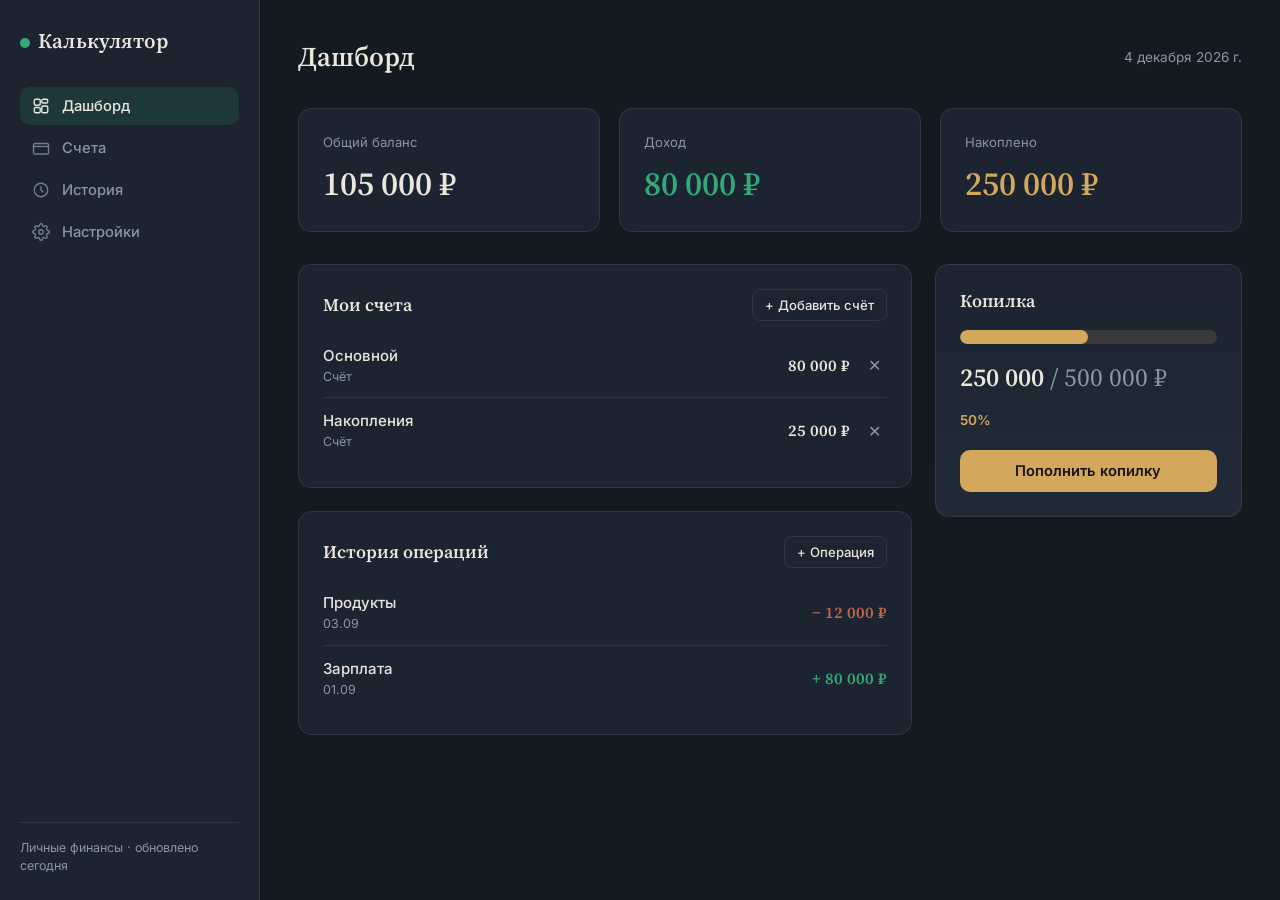
<file: finance-dashboard.html>
<!DOCTYPE html>
<html lang="ru">
<head>
<meta charset="UTF-8">
<meta name="viewport" content="width=device-width, initial-scale=1.0">
<title>Калькулятор — финансовый дашборд</title>
<link rel="preconnect" href="https://fonts.googleapis.com">
<link href="https://fonts.googleapis.com/css2?family=Source+Serif+4:opsz,wght@8..60,400;8..60,600;8..60,700&family=Inter:wght@400;500;600;700&display=swap" rel="stylesheet">
<style>
  :root {
    --bg: #131a22;
    --surface: #1b2430;
    --surface-2: #212b38;
    --ink: #eae6db;
    --muted: #8a96a6;
    --line: rgba(234,230,219,0.09);
    --accent: #33a879;
    --accent-soft: rgba(51,168,121,0.14);
    --gold: #d3a75c;
    --gold-soft: rgba(211,167,92,0.15);
    --expense: #c1654b;
    --radius: 14px;
    --serif: 'Source Serif 4', Georgia, serif;
    --sans: 'Inter', -apple-system, sans-serif;
  }

  * { box-sizing: border-box; }
  html, body {
    margin: 0;
    padding: 0;
    max-width: 100%;
    overflow-x: hidden;
  }

  body {
    background: var(--bg);
    color: var(--ink);
    font-family: var(--sans);
    line-height: 1.4;
  }

  button, input, select { font-family: inherit; }
  button { cursor: pointer; }

  :focus-visible {
    outline: 2px solid var(--accent);
    outline-offset: 2px;
  }

  /* ---------- Layout shell ---------- */

  .app {
    display: grid;
    grid-template-columns: 260px 1fr;
    min-height: 100vh;
  }

  .sidebar {
    background: var(--surface);
    border-right: 1px solid var(--line);
    padding: clamp(20px, 2vw, 32px) 20px;
    display: flex;
    flex-direction: column;
    gap: 32px;
    position: sticky;
    top: 0;
    height: 100vh;
    z-index: 20;
  }

  .brand {
    display: flex;
    align-items: baseline;
    gap: 8px;
  }

  .brand-mark {
    width: 10px;
    height: 10px;
    border-radius: 50%;
    background: var(--accent);
    flex-shrink: 0;
  }

  .brand-name {
    font-family: var(--serif);
    font-size: 1.3rem;
    font-weight: 600;
    letter-spacing: 0.01em;
  }

  .nav {
    display: flex;
    flex-direction: column;
    gap: 4px;
  }

  .nav-item {
    display: flex;
    align-items: center;
    gap: 12px;
    padding: 10px 12px;
    border-radius: 10px;
    color: var(--muted);
    text-decoration: none;
    font-size: 0.92rem;
    font-weight: 500;
    background: transparent;
    border: none;
    width: 100%;
    text-align: left;
  }

  .nav-item svg { flex-shrink: 0; opacity: 0.8; }

  .nav-item.active {
    background: var(--accent-soft);
    color: var(--ink);
  }

  .nav-item.active svg { opacity: 1; }

  .nav-item:hover { color: var(--ink); }

  .nav-label { white-space: nowrap; overflow: hidden; text-overflow: ellipsis; }

  .sidebar-foot {
    margin-top: auto;
    font-size: 0.78rem;
    color: var(--muted);
    border-top: 1px solid var(--line);
    padding-top: 16px;
  }

  .scrim {
    display: none;
  }

  .main {
    min-width: 0;
    padding: clamp(18px, 3vw, 40px);
    display: flex;
    flex-direction: column;
    gap: clamp(20px, 2.5vw, 32px);
  }

  .topbar {
    display: flex;
    align-items: center;
    gap: 16px;
  }

  .hamburger {
    display: none;
    background: var(--surface);
    border: 1px solid var(--line);
    color: var(--ink);
    width: 40px;
    height: 40px;
    border-radius: 10px;
    font-size: 1.1rem;
    flex-shrink: 0;
  }

  .topbar h1 {
    font-family: var(--serif);
    font-weight: 600;
    font-size: clamp(1.3rem, 1.1rem + 0.8vw, 1.7rem);
    margin: 0;
  }

  .topbar .date {
    margin-left: auto;
    color: var(--muted);
    font-size: 0.85rem;
    white-space: nowrap;
  }

  /* ---------- Stats ---------- */

  .stats {
    display: grid;
    grid-template-columns: repeat(3, 1fr);
    gap: clamp(12px, 1.5vw, 20px);
  }

  .stat-card {
    background: var(--surface);
    border: 1px solid var(--line);
    border-radius: var(--radius);
    padding: clamp(16px, 2vw, 24px);
    display: flex;
    flex-direction: column;
    gap: 8px;
    min-width: 0;
  }

  .stat-label {
    font-size: 0.82rem;
    color: var(--muted);
  }

  .stat-value {
    font-family: var(--serif);
    font-weight: 600;
    font-size: clamp(1.4rem, 1.1rem + 1.4vw, 2.1rem);
    font-variant-numeric: tabular-nums;
    word-break: break-word;
  }

  .stat-card.income .stat-value { color: var(--accent); }
  .stat-card.savings .stat-value { color: var(--gold); }

  /* ---------- Dashboard grid ---------- */

  .dashboard-grid {
    display: grid;
    grid-template-columns: 2fr 1fr;
    gap: clamp(14px, 1.8vw, 24px);
    align-items: start;
  }

  .panel {
    background: var(--surface);
    border: 1px solid var(--line);
    border-radius: var(--radius);
    padding: clamp(16px, 2vw, 24px);
    min-width: 0;
  }

  .panel + .panel { margin-top: clamp(14px, 1.8vw, 24px); }

  .panel-header {
    display: flex;
    align-items: center;
    justify-content: space-between;
    gap: 12px;
    margin-bottom: 12px;
  }

  .panel-header h2 {
    font-family: var(--serif);
    font-size: 1.1rem;
    font-weight: 600;
    margin: 0;
  }

  .btn-add {
    background: transparent;
    border: 1px solid var(--line);
    color: var(--ink);
    border-radius: 8px;
    padding: 7px 12px;
    font-size: 0.82rem;
    font-weight: 500;
    white-space: nowrap;
  }

  .btn-add:hover { border-color: var(--accent); color: var(--accent); }

  /* Accounts ledger */

  .account-list, .history-list {
    list-style: none;
    margin: 0;
    padding: 0;
  }

  .account-row, .history-row {
    display: flex;
    align-items: center;
    gap: 12px;
    padding: 12px 0;
    border-bottom: 1px solid var(--line);
  }

  .account-row:last-child, .history-row:last-child { border-bottom: none; }

  .row-main {
    display: flex;
    flex-direction: column;
    gap: 2px;
    min-width: 0;
    flex: 1;
  }

  .row-title {
    font-size: 0.94rem;
    font-weight: 500;
    overflow-wrap: anywhere;
  }

  .row-sub {
    font-size: 0.78rem;
    color: var(--muted);
  }

  .row-amount {
    font-family: var(--serif);
    font-variant-numeric: tabular-nums;
    font-weight: 600;
    font-size: 1rem;
    white-space: nowrap;
    flex-shrink: 0;
  }

  .row-amount.expense { color: var(--expense); }
  .row-amount.income { color: var(--accent); }

  .row-delete {
    background: transparent;
    border: none;
    color: var(--muted);
    font-size: 1rem;
    padding: 4px 6px;
    flex-shrink: 0;
    border-radius: 6px;
  }

  .row-delete:hover { color: var(--expense); }

  .empty-note {
    color: var(--muted);
    font-size: 0.85rem;
    padding: 14px 0;
  }

  /* Piggy bank panel */

  .piggy-panel {
    display: flex;
    flex-direction: column;
    gap: 16px;
    background: linear-gradient(180deg, var(--surface) 0%, var(--surface-2) 100%);
  }

  .piggy-panel h2 {
    font-family: var(--serif);
    font-size: 1.1rem;
    font-weight: 600;
    margin: 0;
  }

  .piggy-track {
    height: 14px;
    border-radius: 999px;
    background: var(--gold-soft);
    overflow: hidden;
  }

  .piggy-fill {
    height: 100%;
    border-radius: 999px;
    background: var(--gold);
    width: 0%;
    transition: width 0.6s ease;
  }

  .piggy-numbers {
    font-family: var(--serif);
    font-size: clamp(1.2rem, 1rem + 1vw, 1.6rem);
    font-weight: 600;
    font-variant-numeric: tabular-nums;
  }

  .piggy-numbers .goal { color: var(--muted); font-weight: 400; }

  .piggy-percent {
    color: var(--gold);
    font-size: 0.85rem;
    font-weight: 600;
  }

  .btn-primary {
    background: var(--gold);
    color: #1a1206;
    border: none;
    border-radius: 10px;
    padding: 12px 16px;
    font-weight: 600;
    font-size: 0.92rem;
    margin-top: 4px;
  }

  .btn-primary:hover { filter: brightness(1.08); }

  /* ---------- Forms (inline, inside modal) ---------- */

  .form-field {
    display: flex;
    flex-direction: column;
    gap: 6px;
    margin-bottom: 14px;
  }

  .form-field label {
    font-size: 0.8rem;
    color: var(--muted);
  }

  .form-field input, .form-field select {
    background: var(--bg);
    border: 1px solid var(--line);
    color: var(--ink);
    border-radius: 8px;
    padding: 10px 12px;
    font-size: 0.95rem;
    width: 100%;
  }

  .form-field input:focus, .form-field select:focus {
    border-color: var(--accent);
  }

  .form-actions {
    display: flex;
    gap: 10px;
    justify-content: flex-end;
    margin-top: 18px;
  }

  .btn-ghost {
    background: transparent;
    border: 1px solid var(--line);
    color: var(--muted);
    border-radius: 8px;
    padding: 10px 16px;
    font-size: 0.9rem;
  }

  .btn-submit {
    background: var(--accent);
    color: #0b1710;
    border: none;
    border-radius: 8px;
    padding: 10px 18px;
    font-weight: 600;
    font-size: 0.9rem;
  }

  /* ---------- Modal ---------- */

  .modal-overlay {
    position: fixed;
    inset: 0;
    background: rgba(9, 12, 16, 0.6);
    display: none;
    align-items: center;
    justify-content: center;
    padding: 20px;
    z-index: 100;
  }

  .modal-overlay.open { display: flex; }

  .modal {
    background: var(--surface);
    border: 1px solid var(--line);
    border-radius: var(--radius);
    padding: clamp(18px, 3vw, 26px);
    width: 100%;
    max-width: 380px;
    max-height: calc(100vh - 40px);
    overflow-y: auto;
  }

  .modal h3 {
    font-family: var(--serif);
    margin: 0 0 16px;
    font-size: 1.15rem;
  }

  /* ---------- Responsive: Laptop 992-1199 ---------- */

  @media (max-width: 1199px) {
    .app { grid-template-columns: 220px 1fr; }
  }

  /* ---------- Responsive: Tablet 768-991 ---------- */

  @media (max-width: 991px) {
    .app { grid-template-columns: 72px 1fr; }
    .brand-name, .nav-label, .sidebar-foot { display: none; }
    .sidebar { align-items: center; padding: 20px 12px; }
    .nav-item { justify-content: center; padding: 12px; }
    .stats { grid-template-columns: repeat(2, 1fr); }
    .dashboard-grid { grid-template-columns: 1fr; }
    .panel + .panel { margin-top: 0; }
    .dashboard-grid > *:not(:last-child) { margin-bottom: clamp(14px, 1.8vw, 24px); }
  }

  /* ---------- Responsive: Mobile <=767 ---------- */

  @media (max-width: 767px) {
    .app { grid-template-columns: 1fr; }

    .sidebar {
      position: fixed;
      left: 0;
      top: 0;
      width: min(260px, 80vw);
      transform: translateX(-100%);
      transition: transform 0.25s ease;
      align-items: stretch;
      padding: 20px;
    }

    .sidebar.open { transform: translateX(0); }
    .sidebar.open .brand-name,
    .sidebar.open .nav-label,
    .sidebar.open .sidebar-foot { display: block; }
    .sidebar.open .nav-item { justify-content: flex-start; }

    .scrim.open {
      display: block;
      position: fixed;
      inset: 0;
      background: rgba(9,12,16,0.55);
      z-index: 15;
    }

    .hamburger { display: inline-flex; align-items: center; justify-content: center; }

    .stats { grid-template-columns: 1fr; }
    .topbar .date { display: none; }
  }

  @media (prefers-reduced-motion: reduce) {
    .sidebar, .piggy-fill { transition: none; }
  }
</style>
</head>
<body>

<div class="app">

  <aside class="sidebar" id="sidebar">
    <div class="brand">
      <span class="brand-mark"></span>
      <span class="brand-name">Калькулятор</span>
    </div>
    <nav class="nav">
      <button class="nav-item active" title="Дашборд">
        <svg width="18" height="18" viewBox="0 0 24 24" fill="none" stroke="currentColor" stroke-width="1.8"><rect x="3" y="3" width="8" height="8" rx="2"/><rect x="13" y="3" width="8" height="5" rx="2"/><rect x="13" y="12" width="8" height="9" rx="2"/><rect x="3" y="14" width="8" height="7" rx="2"/></svg>
        <span class="nav-label">Дашборд</span>
      </button>
      <button class="nav-item" title="Счета">
        <svg width="18" height="18" viewBox="0 0 24 24" fill="none" stroke="currentColor" stroke-width="1.8"><rect x="2" y="6" width="20" height="14" rx="2"/><path d="M2 10h20"/></svg>
        <span class="nav-label">Счета</span>
      </button>
      <button class="nav-item" title="История">
        <svg width="18" height="18" viewBox="0 0 24 24" fill="none" stroke="currentColor" stroke-width="1.8"><circle cx="12" cy="12" r="9"/><path d="M12 7v5l3 3"/></svg>
        <span class="nav-label">История</span>
      </button>
      <button class="nav-item" title="Настройки">
        <svg width="18" height="18" viewBox="0 0 24 24" fill="none" stroke="currentColor" stroke-width="1.8"><circle cx="12" cy="12" r="3"/><path d="M19.4 15a1.7 1.7 0 00.34 1.87l.06.06a2 2 0 11-2.83 2.83l-.06-.06a1.7 1.7 0 00-1.87-.34 1.7 1.7 0 00-1 1.55V21a2 2 0 11-4 0v-.09a1.7 1.7 0 00-1-1.55 1.7 1.7 0 00-1.87.34l-.06.06a2 2 0 11-2.83-2.83l.06-.06A1.7 1.7 0 004.6 15a1.7 1.7 0 00-1.55-1H3a2 2 0 110-4h.09A1.7 1.7 0 004.6 9a1.7 1.7 0 00-.34-1.87l-.06-.06a2 2 0 112.83-2.83l.06.06A1.7 1.7 0 009 4.6a1.7 1.7 0 001-1.55V3a2 2 0 114 0v.09a1.7 1.7 0 001 1.55 1.7 1.7 0 001.87-.34l.06-.06a2 2 0 112.83 2.83l-.06.06A1.7 1.7 0 0019.4 9a1.7 1.7 0 001.55 1H21a2 2 0 110 4h-.09a1.7 1.7 0 00-1.55 1z"/></svg>
        <span class="nav-label">Настройки</span>
      </button>
    </nav>
    <div class="sidebar-foot">Личные финансы · обновлено сегодня</div>
  </aside>

  <div class="scrim" id="scrim"></div>

  <main class="main">
    <header class="topbar">
      <button class="hamburger" id="hamburger" aria-label="Открыть меню">☰</button>
      <h1>Дашборд</h1>
      <span class="date" id="dateLabel"></span>
    </header>

    <section class="stats">
      <div class="stat-card">
        <span class="stat-label">Общий баланс</span>
        <span class="stat-value" id="totalBalance">0 ₽</span>
      </div>
      <div class="stat-card income">
        <span class="stat-label">Доход</span>
        <span class="stat-value" id="totalIncome">0 ₽</span>
      </div>
      <div class="stat-card savings">
        <span class="stat-label">Накоплено</span>
        <span class="stat-value" id="totalSavings">0 ₽</span>
      </div>
    </section>

    <section class="dashboard-grid">
      <div>
        <div class="panel accounts-panel">
          <div class="panel-header">
            <h2>Мои счета</h2>
            <button class="btn-add" id="openAddAccount">+ Добавить счёт</button>
          </div>
          <ul class="account-list" id="accountList"></ul>
        </div>

        <div class="panel history-panel">
          <div class="panel-header">
            <h2>История операций</h2>
            <button class="btn-add" id="openAddTx">+ Операция</button>
          </div>
          <ul class="history-list" id="historyList"></ul>
        </div>
      </div>

      <div class="panel piggy-panel">
        <h2>Копилка</h2>
        <div class="piggy-track">
          <div class="piggy-fill" id="piggyFill"></div>
        </div>
        <div class="piggy-numbers">
          <span id="piggyCurrent">0</span> <span class="goal">/ <span id="piggyGoal">0</span> ₽</span>
        </div>
        <span class="piggy-percent" id="piggyPercent">0%</span>
        <button class="btn-primary" id="openPiggy">Пополнить копилку</button>
      </div>
    </section>
  </main>

</div>

<div class="modal-overlay" id="modalOverlay">
  <div class="modal" id="modal"></div>
</div>

<script>
  "use strict";

  // ---------- State ----------

  const state = {
    accounts: [
      { id: 1, name: "Основной", balance: 80000 },
      { id: 2, name: "Накопления", balance: 25000 }
    ],
    transactions: [
      { id: 1, type: "income", amount: 80000, desc: "Зарплата", date: "01.09" },
      { id: 2, type: "expense", amount: 12000, desc: "Продукты", date: "03.09" }
    ],
    piggy: { current: 250000, goal: 500000 }
  };

  let nextAccountId = 3;
  let nextTxId = 3;

  // ---------- Helpers ----------

  const formatMoney = (n) => n.toLocaleString("ru-RU") + " ₽";

  const totalBalance = () => state.accounts.reduce((sum, a) => sum + a.balance, 0);
  const totalIncome = () => state.transactions.filter(t => t.type === "income").reduce((s, t) => s + t.amount, 0);

  // ---------- Render ----------

  function render() {
    document.getElementById("totalBalance").textContent = formatMoney(totalBalance());
    document.getElementById("totalIncome").textContent = formatMoney(totalIncome());
    document.getElementById("totalSavings").textContent = formatMoney(state.piggy.current);

    const accountList = document.getElementById("accountList");
    accountList.innerHTML = "";
    if (state.accounts.length === 0) {
      accountList.innerHTML = '<li class="empty-note">Пока нет счетов</li>';
    } else {
      state.accounts.forEach(acc => {
        const li = document.createElement("li");
        li.className = "account-row";
        li.innerHTML = `
          <div class="row-main">
            <span class="row-title">${escapeHtml(acc.name)}</span>
            <span class="row-sub">Счёт</span>
          </div>
          <span class="row-amount">${formatMoney(acc.balance)}</span>
          <button class="row-delete" aria-label="Удалить счёт" data-id="${acc.id}">✕</button>
        `;
        li.querySelector(".row-delete").addEventListener("click", () => {
          state.accounts = state.accounts.filter(a => a.id !== acc.id);
          render();
        });
        accountList.appendChild(li);
      });
    }

    const historyList = document.getElementById("historyList");
    historyList.innerHTML = "";
    if (state.transactions.length === 0) {
      historyList.innerHTML = '<li class="empty-note">Операций пока нет</li>';
    } else {
      [...state.transactions].reverse().forEach(tx => {
        const li = document.createElement("li");
        li.className = "history-row";
        const sign = tx.type === "income" ? "+" : "−";
        li.innerHTML = `
          <div class="row-main">
            <span class="row-title">${escapeHtml(tx.desc)}</span>
            <span class="row-sub">${tx.date}</span>
          </div>
          <span class="row-amount ${tx.type}">${sign} ${formatMoney(tx.amount)}</span>
        `;
        historyList.appendChild(li);
      });
    }

    const pct = Math.min(100, Math.round((state.piggy.current / state.piggy.goal) * 100));
    document.getElementById("piggyFill").style.width = pct + "%";
    document.getElementById("piggyCurrent").textContent = state.piggy.current.toLocaleString("ru-RU");
    document.getElementById("piggyGoal").textContent = state.piggy.goal.toLocaleString("ru-RU");
    document.getElementById("piggyPercent").textContent = pct + "%";
  }

  function escapeHtml(str) {
    const div = document.createElement("div");
    div.textContent = str;
    return div.innerHTML;
  }

  // ---------- Date label ----------

  document.getElementById("dateLabel").textContent = new Date().toLocaleDateString("ru-RU", {
    day: "numeric", month: "long", year: "numeric"
  });

  // ---------- Mobile sidebar ----------

  const sidebar = document.getElementById("sidebar");
  const scrim = document.getElementById("scrim");
  const hamburger = document.getElementById("hamburger");

  function closeSidebar() {
    sidebar.classList.remove("open");
    scrim.classList.remove("open");
  }

  hamburger.addEventListener("click", () => {
    sidebar.classList.toggle("open");
    scrim.classList.toggle("open");
  });
  scrim.addEventListener("click", closeSidebar);

  // ---------- Modal ----------

  const modalOverlay = document.getElementById("modalOverlay");
  const modal = document.getElementById("modal");

  function openModal(html, onMount) {
    modal.innerHTML = html;
    modalOverlay.classList.add("open");
    if (onMount) onMount(modal);
  }

  function closeModal() {
    modalOverlay.classList.remove("open");
    modal.innerHTML = "";
  }

  modalOverlay.addEventListener("click", (e) => {
    if (e.target === modalOverlay) closeModal();
  });

  document.getElementById("openAddAccount").addEventListener("click", () => {
    openModal(`
      <h3>Новый счёт</h3>
      <div class="form-field">
        <label for="accName">Название счёта</label>
        <input id="accName" type="text" maxlength="40" placeholder="Например, Кредитная карта">
      </div>
      <div class="form-field">
        <label for="accBalance">Начальный баланс, ₽</label>
        <input id="accBalance" type="number" min="0" step="1" placeholder="0">
      </div>
      <div class="form-actions">
        <button class="btn-ghost" id="cancelBtn">Отмена</button>
        <button class="btn-submit" id="submitBtn">Добавить</button>
      </div>
    `, (m) => {
      m.querySelector("#cancelBtn").addEventListener("click", closeModal);
      m.querySelector("#submitBtn").addEventListener("click", () => {
        const name = m.querySelector("#accName").value.trim();
        const balance = parseFloat(m.querySelector("#accBalance").value) || 0;
        if (!name) return;
        state.accounts.push({ id: nextAccountId++, name, balance });
        closeModal();
        render();
      });
    });
  });

  document.getElementById("openAddTx").addEventListener("click", () => {
    openModal(`
      <h3>Новая операция</h3>
      <div class="form-field">
        <label for="txType">Тип</label>
        <select id="txType">
          <option value="income">Доход</option>
          <option value="expense">Расход</option>
        </select>
      </div>
      <div class="form-field">
        <label for="txDesc">Описание</label>
        <input id="txDesc" type="text" maxlength="40" placeholder="Например, Продукты">
      </div>
      <div class="form-field">
        <label for="txAmount">Сумма, ₽</label>
        <input id="txAmount" type="number" min="0" step="1" placeholder="0">
      </div>
      <div class="form-actions">
        <button class="btn-ghost" id="cancelBtn">Отмена</button>
        <button class="btn-submit" id="submitBtn">Добавить</button>
      </div>
    `, (m) => {
      m.querySelector("#cancelBtn").addEventListener("click", closeModal);
      m.querySelector("#submitBtn").addEventListener("click", () => {
        const type = m.querySelector("#txType").value;
        const desc = m.querySelector("#txDesc").value.trim() || (type === "income" ? "Доход" : "Расход");
        const amount = parseFloat(m.querySelector("#txAmount").value) || 0;
        if (amount <= 0) return;
        const date = new Date().toLocaleDateString("ru-RU", { day: "2-digit", month: "2-digit" });
        state.transactions.push({ id: nextTxId++, type, amount, desc, date });

        if (state.accounts.length > 0) {
          state.accounts[0].balance += type === "income" ? amount : -amount;
        }
        closeModal();
        render();
      });
    });
  });

  document.getElementById("openPiggy").addEventListener("click", () => {
    openModal(`
      <h3>Пополнить копилку</h3>
      <div class="form-field">
        <label for="piggyAmount">Сумма пополнения, ₽</label>
        <input id="piggyAmount" type="number" min="0" step="1" placeholder="0" autofocus>
      </div>
      <div class="form-actions">
        <button class="btn-ghost" id="cancelBtn">Отмена</button>
        <button class="btn-submit" id="submitBtn">Пополнить</button>
      </div>
    `, (m) => {
      m.querySelector("#cancelBtn").addEventListener("click", closeModal);
      m.querySelector("#submitBtn").addEventListener("click", () => {
        const amount = parseFloat(m.querySelector("#piggyAmount").value) || 0;
        if (amount <= 0) return;
        state.piggy.current = Math.min(state.piggy.goal, state.piggy.current + amount);
        closeModal();
        render();
      });
    });
  });

  render();
</script>

</body>
</html>
</file>
